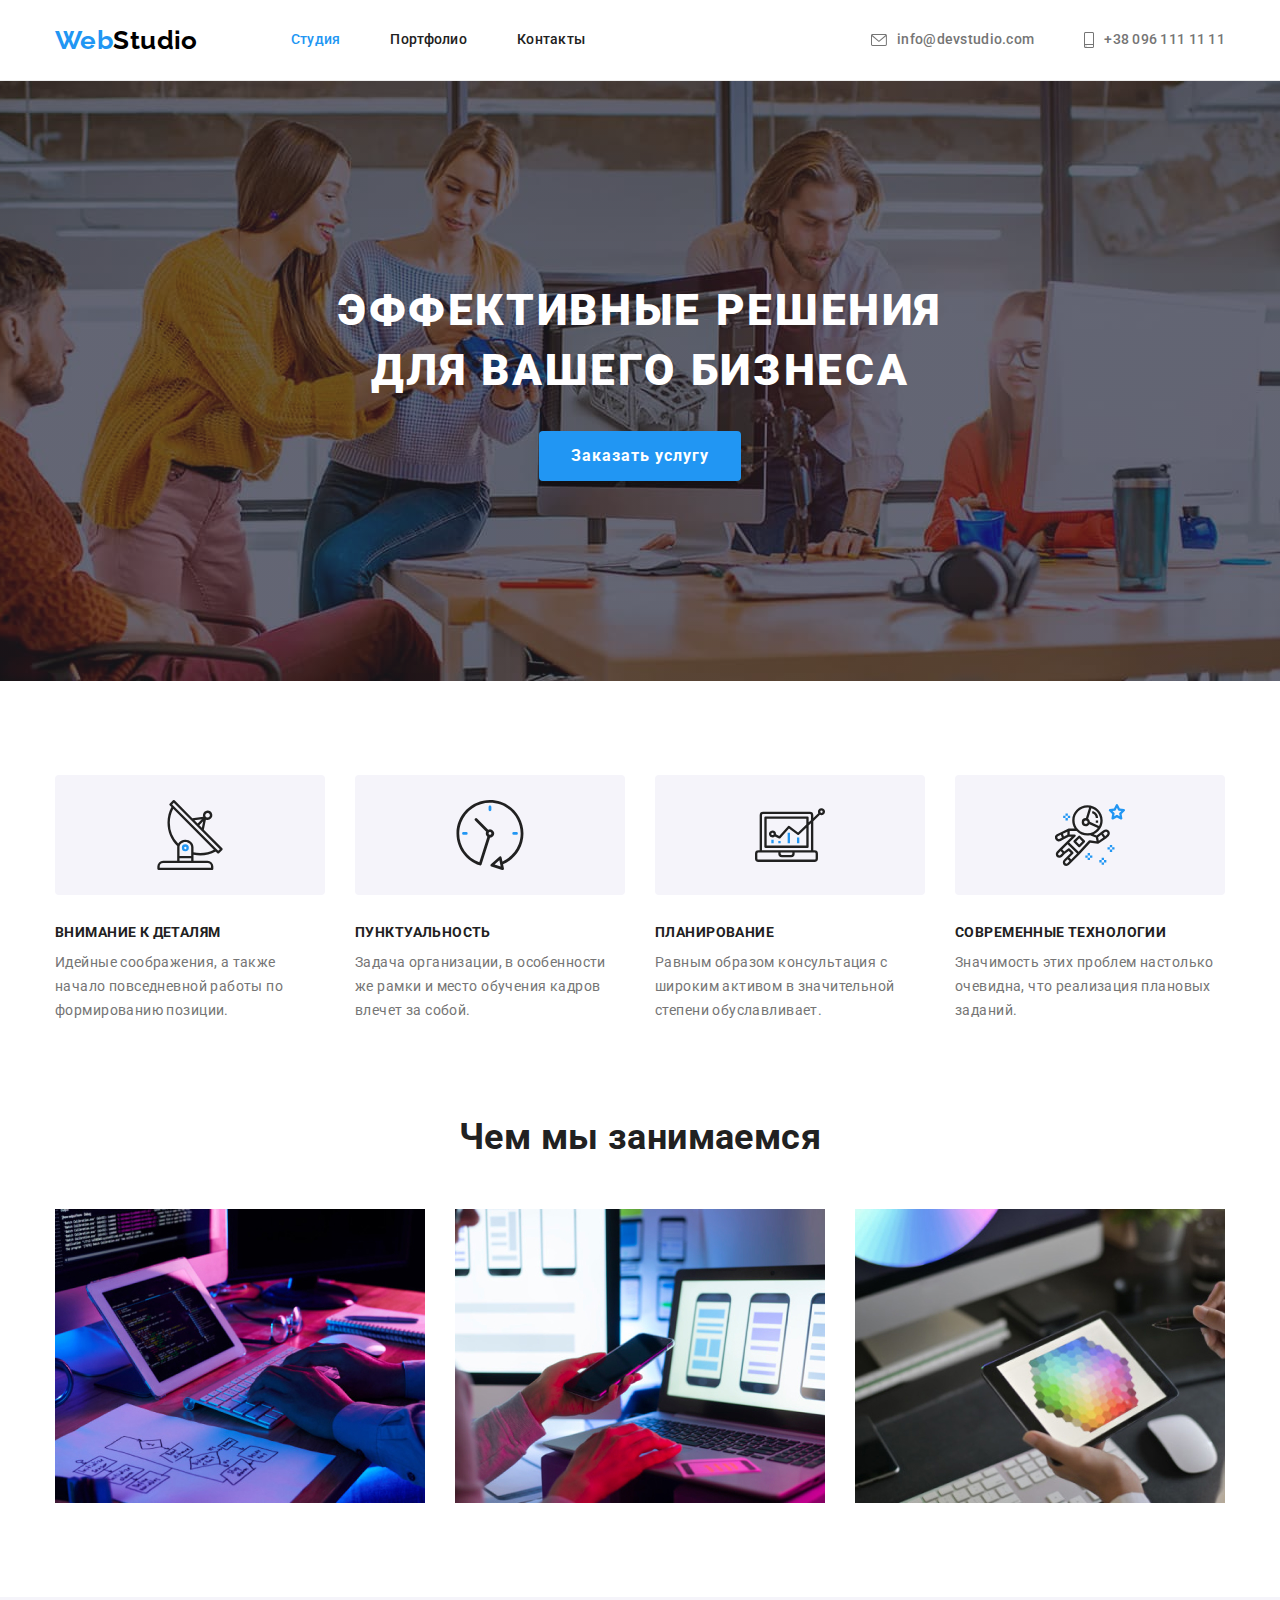
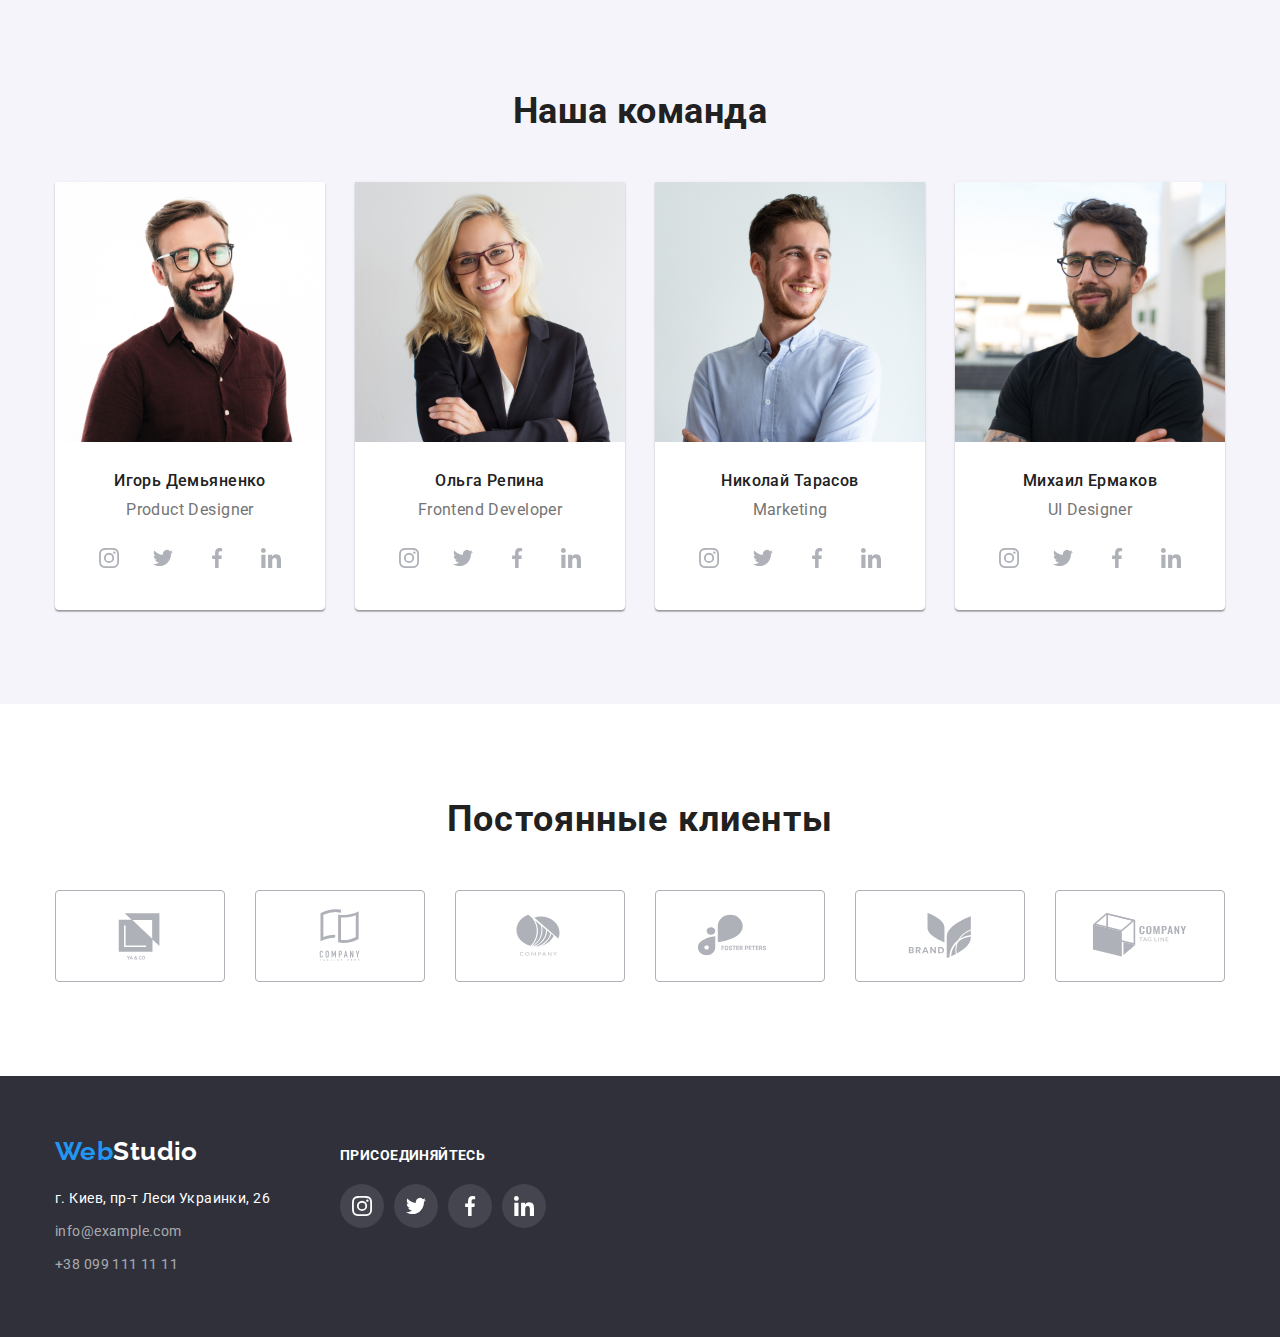
<file: index.html>
<!DOCTYPE html>
<html lang="ru">
  <head>
    <meta charset="UTF-8" />
    <meta http-equiv="X-UA-Compatible" content="IE=edge" />
    <meta name="viewport" content="width=device-width, initial-scale=1.0" />
    <title>Студия</title>
    <link
      href="https://fonts.googleapis.com/css2?family=Raleway:wght@700&family=Roboto:wght@400;500;700;900&display=swap"
      rel="stylesheet"
    />
    <link
      rel="stylesheet"
      href="https://cdnjs.cloudflare.com/ajax/libs/modern-normalize/1.1.0/modern-normalize.min.css"
      integrity="sha512-wpPYUAdjBVSE4KJnH1VR1HeZfpl1ub8YT/NKx4PuQ5NmX2tKuGu6U/JRp5y+Y8XG2tV+wKQpNHVUX03MfMFn9Q=="
      crossorigin="anonymous"
      referrerpolicy="no-referrer"
    />
    <link rel="stylesheet" href="./css/styles.css" />
  </head>
  <body>
    <header class="header">
      <div class="container main-nav">
        <nav class="main-nav">
          <a href="./index.html" lang="en" class="logo-header link"
            ><span class="accent">Web</span>Studio</a
          >
          <ul class="site-nav list">
            <li class="item"><a href="./index.html" class="link current">Студия</a></li>
            <li class="item"><a href="./portfolio.html" class="link">Портфолио</a></li>
            <li class="item"><a href="" class="link">Контакты</a></li>
          </ul>
        </nav>
        <ul class="auth-nav list">
          <li class="item">
            <a href="mailto:info@devstudio.com" class="link">
              <svg width="16" height="12" class="icon-header">
                <use href="./images/icons.svg#envelope"></use>
              </svg>
              info@devstudio.com</a
            >
          </li>
          <li class="item">
            <a href="tel:+380961111111" class="link">
              <svg width="10" height="16" class="icon-header">
                <use href="./images/icons.svg#smartphone"></use>
              </svg>
              +38 096 111 11 11</a
            >
          </li>
        </ul>
      </div>
    </header>
    <main>
      <section class="hero">
        <div class="container">
          <h1 class="hero-title">
            Эффективные решения <br />
            для вашего бизнеса
          </h1>
          <button type="button" class="hero-btn">Заказать услугу</button>
        </div>
      </section>
      <section class="features">
        <div class="container">
          <!-- В CSS скроем заголовок -->
          <h2 class="visually-hidden">Наши преимущества</h2>
          <ul class="features-list list">
            <li class="features-item">
              <div class="features-icon">
                <svg width="70" height="70">
                  <use href="./images/icons.svg#antenna"></use>
                </svg>
              </div>
              <h3 class="features-title">Внимание к деталям</h3>
              <p class="features-text">
                Идейные соображения, а также начало повседневной работы по формированию позиции.
              </p>
            </li>
            <li class="features-item">
              <div class="features-icon">
                <svg width="70" height="70">
                  <use href="./images/icons.svg#clock"></use>
                </svg>
              </div>
              <h3 class="features-title">Пунктуальность</h3>
              <p class="features-text">
                Задача организации, в особенности же рамки и место обучения кадров влечет за собой.
              </p>
            </li>
            <li class="features-item">
              <div class="features-icon">
                <svg width="70" height="70">
                  <use href="./images/icons.svg#diagram"></use>
                </svg>
              </div>
              <h3 class="features-title">Планирование</h3>
              <p class="features-text">
                Равным образом консультация с широким активом в значительной степени обуславливает.
              </p>
            </li>
            <li class="features-item">
              <div class="features-icon">
                <svg width="70" height="70">
                  <use href="./images/icons.svg#astronaut"></use>
                </svg>
              </div>
              <h3 class="features-title">Современные технологии</h3>
              <p class="features-text">
                Значимость этих проблем настолько очевидна, что реализация плановых заданий.
              </p>
            </li>
          </ul>
        </div>
      </section>
      <section class="activity">
        <div class="container">
          <h2 class="activity-title">Чем мы занимаемся</h2>
          <ul class="activity-list list">
            <li class="activity-item">
              <img src="./images/img1.jpg" alt="Написание кода" width="370" />
            </li>
            <li class="activity-item">
              <img src="./images/img2.jpg" alt="Проектирование интерфейса" width="370" />
            </li>
            <li class="activity-item">
              <img src="./images/img3.jpg" alt="Выбор цветовой палитры" width="370" />
            </li>
          </ul>
        </div>
      </section>
      <section class="team">
        <div class="container">
          <h2 class="team-title">Наша команда</h2>
          <ul class="team-list list">
            <li class="team-item">
              <img src="./images/avatar1.jpg" alt="Игорь" width="270" />
              <div class="team-description">
                <h3 class="team-name">Игорь Демьяненко</h3>
                <p class="team-position">Product Designer</p>
                <ul class="team-soc-list list">
                  <li class="team-soc-icon">
                    <a href="" class="team-soc-link"
                      ><svg class="icon-team" width="20" height="20" aria-label="Инстаграмм">
                        <use href="./images/icons.svg#instagram"></use></svg
                    ></a>
                  </li>
                  <li class="team-soc-icon">
                    <a href="" class="team-soc-link"
                      ><svg class="icon-team" width="20" height="20" aria-label="Твиттер">
                        <use href="./images/icons.svg#twitter"></use></svg
                    ></a>
                  </li>
                  <li class="team-soc-icon">
                    <a href="" class="team-soc-link"
                      ><svg class="icon-team" width="20" height="20" aria-label="Фейсбук">
                        <use href="./images/icons.svg#facebook"></use></svg
                    ></a>
                  </li>
                  <li class="team-soc-icon">
                    <a href="" class="team-soc-link"
                      ><svg class="icon-team" width="20" height="20" aria-label="Линкедын">
                        <use href="./images/icons.svg#linkedin"></use></svg
                    ></a>
                  </li>
                </ul>
              </div>
            </li>
            <li class="team-item">
              <img src="./images/avatar2.jpg" alt="Ольга" width="270" />
              <div class="team-description">
                <h3 class="team-name">Ольга Репина</h3>
                <p class="team-position">Frontend Developer</p>
                <ul class="team-soc-list list">
                  <li class="team-soc-icon">
                    <a href="" class="team-soc-link"
                      ><svg class="icon-team" width="20" height="20" aria-label="Инстаграмм">
                        <use href="./images/icons.svg#instagram"></use></svg
                    ></a>
                  </li>
                  <li class="team-soc-icon">
                    <a href="" class="team-soc-link"
                      ><svg class="icon-team" width="20" height="20" aria-label="Твиттер">
                        <use href="./images/icons.svg#twitter"></use></svg
                    ></a>
                  </li>
                  <li class="team-soc-icon">
                    <a href="" class="team-soc-link"
                      ><svg class="icon-team" width="20" height="20" aria-label="Фейсбук">
                        <use href="./images/icons.svg#facebook"></use></svg
                    ></a>
                  </li>
                  <li class="team-soc-icon">
                    <a href="" class="team-soc-link"
                      ><svg class="icon-team" width="20" height="20" aria-label="Линкедын">
                        <use href="./images/icons.svg#linkedin"></use></svg
                    ></a>
                  </li>
                </ul>
              </div>
            </li>
            <li class="team-item">
              <img src="./images/avatar3.jpg" alt="Николай" width="270" />
              <div class="team-description">
                <h3 class="team-name">Николай Тарасов</h3>
                <p class="team-position">Marketing</p>
                <ul class="team-soc-list list">
                  <li class="team-soc-icon">
                    <a href="" class="team-soc-link"
                      ><svg class="icon-team" width="20" height="20" aria-label="Инстаграмм">
                        <use href="./images/icons.svg#instagram"></use></svg
                    ></a>
                  </li>
                  <li class="team-soc-icon">
                    <a href="" class="team-soc-link"
                      ><svg class="icon-team" width="20" height="20" aria-label="Твиттер">
                        <use href="./images/icons.svg#twitter"></use></svg
                    ></a>
                  </li>
                  <li class="team-soc-icon">
                    <a href="" class="team-soc-link"
                      ><svg class="icon-team" width="20" height="20" aria-label="Фейсбук">
                        <use href="./images/icons.svg#facebook"></use></svg
                    ></a>
                  </li>
                  <li class="team-soc-icon">
                    <a href="" class="team-soc-link"
                      ><svg class="icon-team" width="20" height="20" aria-label="Линкедын">
                        <use href="./images/icons.svg#linkedin"></use></svg
                    ></a>
                  </li>
                </ul>
              </div>
            </li>
            <li class="team-item">
              <img src="./images/avatar4.jpg" alt="Михаил" width="270" />
              <div class="team-description">
                <h3 class="team-name">Михаил Ермаков</h3>
                <p class="team-position">UI Designer</p>
                <ul class="team-soc-list list">
                  <li class="team-soc-icon">
                    <a href="" class="team-soc-link"
                      ><svg class="icon-team" width="20" height="20" aria-label="Инстаграмм">
                        <use href="./images/icons.svg#instagram"></use></svg
                    ></a>
                  </li>
                  <li class="team-soc-icon">
                    <a href="" class="team-soc-link"
                      ><svg class="icon-team" width="20" height="20" aria-label="Твиттер">
                        <use href="./images/icons.svg#twitter"></use></svg
                    ></a>
                  </li>
                  <li class="team-soc-icon">
                    <a href="" class="team-soc-link"
                      ><svg class="icon-team" width="20" height="20" aria-label="Фейсбук">
                        <use href="./images/icons.svg#facebook"></use></svg
                    ></a>
                  </li>
                  <li class="team-soc-icon">
                    <a href="" class="team-soc-link"
                      ><svg class="icon-team" width="20" height="20" aria-label="Линкедын">
                        <use href="./images/icons.svg#linkedin"></use></svg
                    ></a>
                  </li>
                </ul>
              </div>
            </li>
          </ul>
        </div>
      </section>
      <section class="section-clients">
        <div class="container">
          <h2 class="clients-title">Постоянные клиенты</h2>
          <ul class="clients-list list">
            <li class="clients-list-icon">
              <a href="" class="clients-icon-link"
                ><svg class="icon-clients" width="106" height="60">
                  <use href="./images/icons.svg#logo1"></use></svg
              ></a>
            </li>
            <li class="clients-list-icon">
              <a href="" class="clients-icon-link"
                ><svg class="icon-clients" width="106" height="60">
                  <use href="./images/icons.svg#logo2"></use></svg
              ></a>
            </li>
            <li class="clients-list-icon">
              <a href="" class="clients-icon-link"
                ><svg class="icon-clients" width="106" height="60">
                  <use href="./images/icons.svg#logo3"></use></svg
              ></a>
            </li>
            <li class="clients-list-icon">
              <a href="" class="clients-icon-link"
                ><svg class="icon-clients" width="106" height="60">
                  <use href="./images/icons.svg#logo4"></use></svg
              ></a>
            </li>
            <li class="clients-list-icon">
              <a href="" class="clients-icon-link"
                ><svg class="icon-clients" width="106" height="60">
                  <use href="./images/icons.svg#logo5"></use></svg
              ></a>
            </li>
            <li class="clients-list-icon">
              <a href="" class="clients-icon-link"
                ><svg class="icon-clients" width="106" height="60">
                  <use href="./images/icons.svg#logo6"></use></svg
              ></a>
            </li>
          </ul>
        </div>
      </section>
    </main>
    <footer class="footer">
      <div class="container">
        <div class="block-address">
          <a href="./index.html" lang="en" class="logo-footer link"
            ><span class="inversion">Web</span>Studio</a
          >
          <address>
            <ul class="list">
              <li class="list-item">
                <a
                  href="https://goo.gl/maps/A3jN7ZT46rbYVK1a7"
                  target="_blank"
                  rel="noopener nofollow noreferrer"
                  class="maps link"
                  >г. Киев, пр-т Леси Украинки, 26</a
                >
              </li>
              <li class="list-item">
                <a href="mailto:info@example.com" class="link-footer link">info@example.com</a>
              </li>
              <li class="list-item">
                <a href="tel:+380991111111" class="link-footer link">+38 099 111 11 11</a>
              </li>
            </ul>
          </address>
        </div>
        <div class="block-join">
          <p class="join-text">присоединяйтесь</p>
          <ul class="footer-soc-list list">
            <li class="footer-soc-icon">
              <a href="" class="footer-soc-link">
                <svg class="icon-footer" width="20" height="20" aria-label="Инстаграм">
                  <use href="./images/icons.svg#instagram"></use>
                </svg>
              </a>
            </li>
            <li class="footer-soc-icon">
              <a href="" class="footer-soc-link">
                <svg class="icon-footer" width="20" height="20" aria-label="Твиттер">
                  <use href="./images/icons.svg#twitter"></use>
                </svg>
              </a>
            </li>
            <li class="footer-soc-icon">
              <a href="" class="footer-soc-link">
                <svg class="icon-footer" width="20" height="20" aria-label="Фейсбук">
                  <use href="./images/icons.svg#facebook"></use>
                </svg>
              </a>
            </li>
            <li class="footer-soc-icon">
              <a href="" class="footer-soc-link">
                <svg class="icon-footer" width="20" height="20" aria-label="Линкедын">
                  <use href="./images/icons.svg#linkedin"></use>
                </svg>
              </a>
            </li>
          </ul>
        </div>
      </div>
    </footer>
  </body>
</html>
</file>
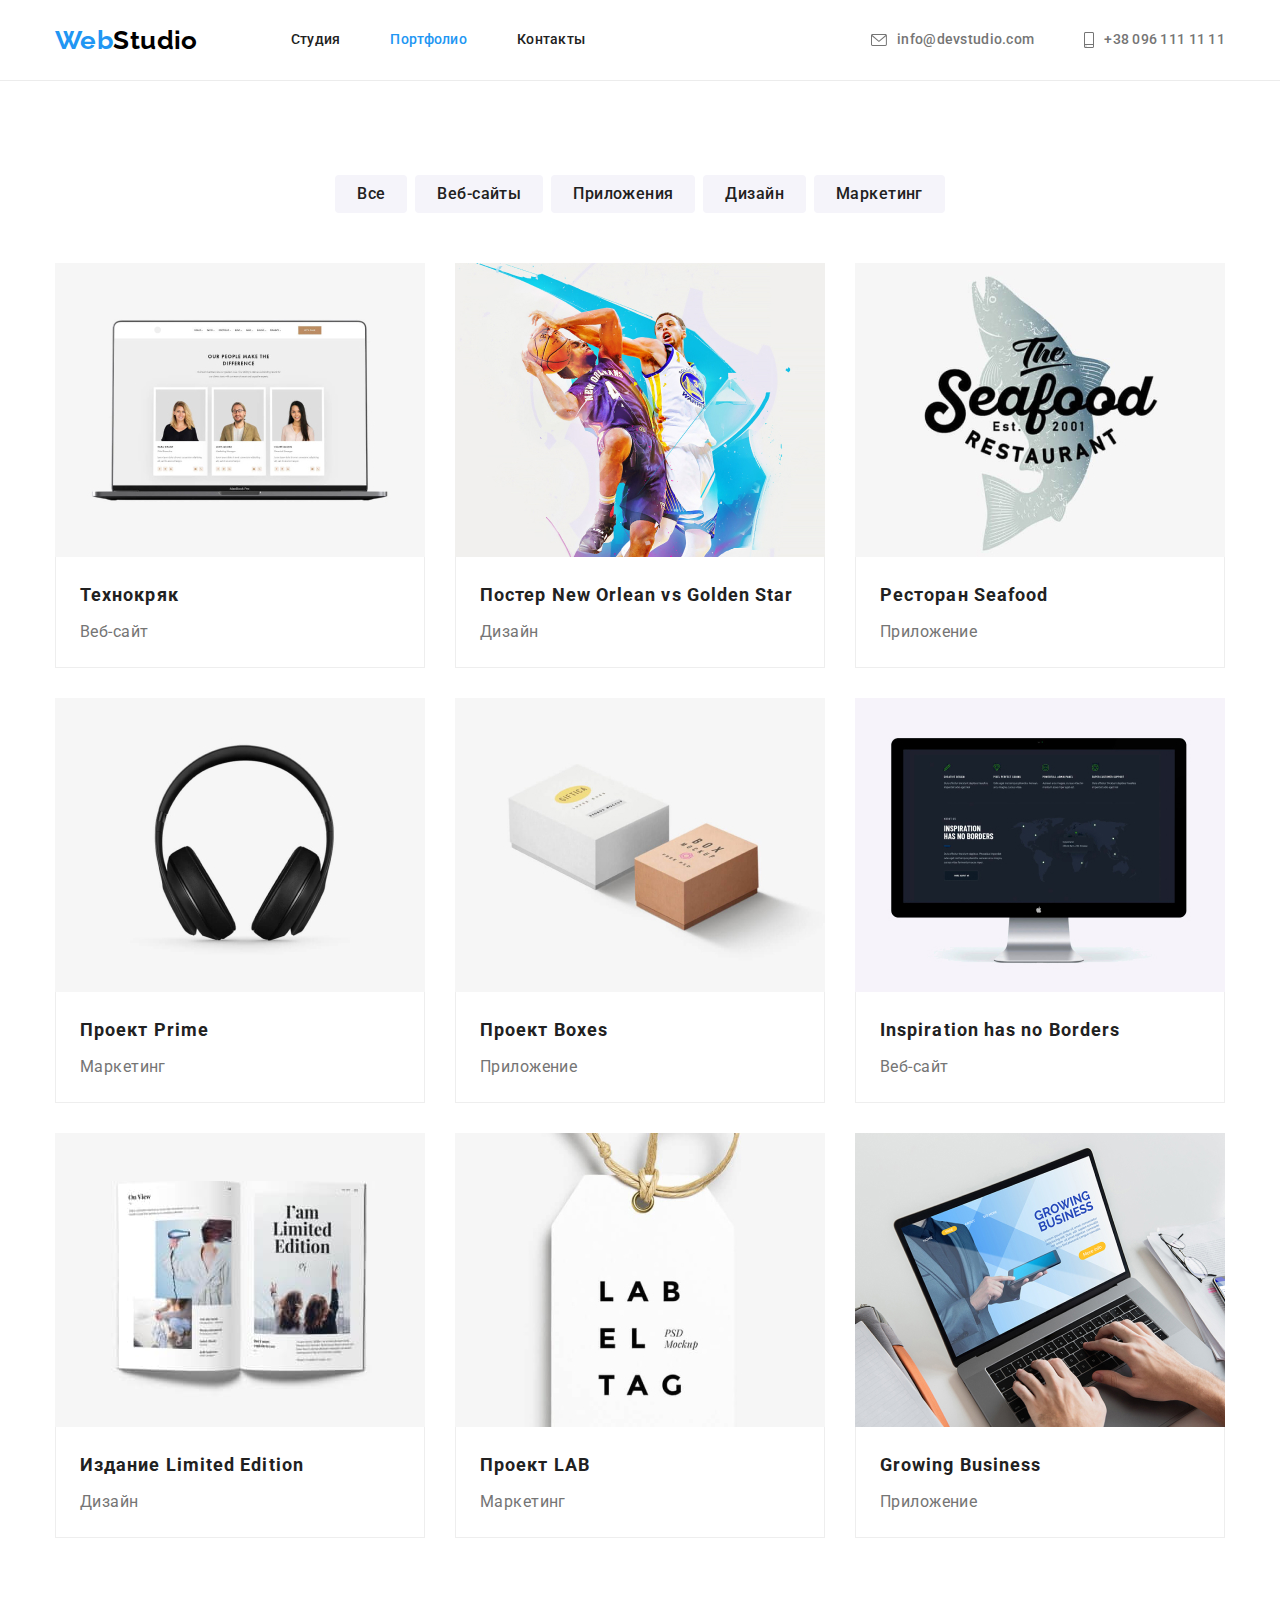
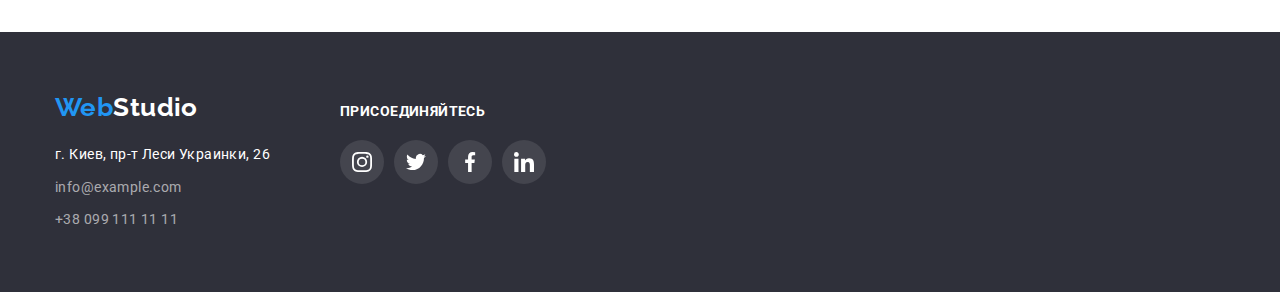
<file: portfolio.html>
<!DOCTYPE html>
<html lang="ru">
  <head>
    <meta charset="UTF-8" />
    <meta http-equiv="X-UA-Compatible" content="IE=edge" />
    <meta name="viewport" content="width=device-width, initial-scale=1.0" />
    <title>Портфолио</title>
    <link
      href="https://fonts.googleapis.com/css2?family=Raleway:wght@700&family=Roboto:wght@400;500;700;900&display=swap"
      rel="stylesheet"
    />
    <link
      rel="stylesheet"
      href="https://cdnjs.cloudflare.com/ajax/libs/modern-normalize/1.1.0/modern-normalize.min.css"
      integrity="sha512-wpPYUAdjBVSE4KJnH1VR1HeZfpl1ub8YT/NKx4PuQ5NmX2tKuGu6U/JRp5y+Y8XG2tV+wKQpNHVUX03MfMFn9Q=="
      crossorigin="anonymous"
      referrerpolicy="no-referrer"
    />
    <link rel="stylesheet" href="./css/styles.css" />
  </head>
  <body>
    <header class="header">
      <div class="container main-nav">
        <nav class="main-nav">
          <a href="./index.html" lang="en" class="logo-header link"
            ><span class="accent">Web</span>Studio</a
          >
          <ul class="site-nav list">
            <li class="item"><a href="./index.html" class="link">Студия</a></li>
            <li class="item"><a href="./portfolio.html" class="link current">Портфолио</a></li>
            <li class="item"><a href="" class="link">Контакты</a></li>
          </ul>
        </nav>
        <ul class="auth-nav list">
          <li class="item">
            <a href="mailto:info@devstudio.com" class="link">
              <svg width="16" height="12" class="icon-header">
                <use href="./images/icons.svg#envelope"></use>
              </svg>
              info@devstudio.com</a
            >
          </li>
          <li class="item">
            <a href="tel:+380961111111" class="link">
              <svg width="10" height="16" class="icon-header">
                <use href="./images/icons.svg#smartphone"></use>
              </svg>
              +38 096 111 11 11</a
            >
          </li>
        </ul>
      </div>
    </header>
    <main>
      <section class="portfolio">
        <div class="container">
          <!-- В CSS скроем заголовок -->
          <h1 class="visually-hidden">Наши работы</h1>
          <ul class="btn-list list">
            <li class="btn-item"><button type="button" class="filter-btn">Все</button></li>
            <li class="btn-item"><button type="button" class="filter-btn">Веб-сайты</button></li>
            <li class="btn-item"><button type="button" class="filter-btn">Приложения</button></li>
            <li class="btn-item"><button type="button" class="filter-btn">Дизайн</button></li>
            <li class="btn-item"><button type="button" class="filter-btn">Маркетинг</button></li>
          </ul>
          <ul class="portfolio-list list">
            <li class="portfolio-item">
              <a href="" class="portfolio-shadow link">
                <img src="./images/picture1.jpg" alt="Технокряк" width="370" />
                <div class="portfolio-description">
                  <h2 class="portfolio-title">Технокряк</h2>
                  <p class="portfolio-text">Веб-сайт</p>
                </div>
              </a>
            </li>
            <li class="portfolio-item">
              <a href="" class="portfolio-shadow link">
                <img
                  src="./images/picture2.jpg"
                  alt="Постер New Orlean vs Golden Star"
                  width="370"
                />
                <div class="portfolio-description">
                  <h2 class="portfolio-title">Постер New Orlean vs Golden Star</h2>
                  <p class="portfolio-text">Дизайн</p>
                </div>
              </a>
            </li>
            <li class="portfolio-item">
              <a href="" class="portfolio-shadow link">
                <img src="./images/picture3.jpg" alt="Ресторан Seafood" width="370" />
                <div class="portfolio-description">
                  <h2 class="portfolio-title">Ресторан Seafood</h2>
                  <p class="portfolio-text">Приложение</p>
                </div>
              </a>
            </li>
            <li class="portfolio-item">
              <a href="" class="portfolio-shadow link">
                <img src="./images/picture4.jpg" alt="Проект Prime" width="370" />
                <div class="portfolio-description">
                  <h2 class="portfolio-title">Проект Prime</h2>
                  <p class="portfolio-text">Маркетинг</p>
                </div>
              </a>
            </li>
            <li class="portfolio-item">
              <a href="" class="portfolio-shadow link">
                <img src="./images/picture5.jpg" alt="Проект Boxes" width="370" />
                <div class="portfolio-description">
                  <h2 class="portfolio-title">Проект Boxes</h2>
                  <p class="portfolio-text">Приложение</p>
                </div>
              </a>
            </li>
            <li class="portfolio-item">
              <a href="" class="portfolio-shadow link">
                <img src="./images/picture6.jpg" alt="Inspiration has no Borders" width="370" />
                <div class="portfolio-description">
                  <h2 class="portfolio-title">Inspiration has no Borders</h2>
                  <p class="portfolio-text">Веб-сайт</p>
                </div>
              </a>
            </li>
            <li class="portfolio-item">
              <a href="" class="portfolio-shadow link">
                <img src="./images/picture7.jpg" alt="Издание Limited Edition" width="370" />
                <div class="portfolio-description">
                  <h2 class="portfolio-title">Издание Limited Edition</h2>
                  <p class="portfolio-text">Дизайн</p>
                </div>
              </a>
            </li>
            <li class="portfolio-item">
              <a href="" class="portfolio-shadow link">
                <img src="./images/picture8.jpg" alt="Проект LAB" width="370" />
                <div class="portfolio-description">
                  <h2 class="portfolio-title">Проект LAB</h2>
                  <p class="portfolio-text">Маркетинг</p>
                </div>
              </a>
            </li>
            <li class="portfolio-item">
              <a href="" class="portfolio-shadow link">
                <img src="./images/picture9.jpg" alt="Growing Business" width="370" />
                <div class="portfolio-description">
                  <h2 class="portfolio-title">Growing Business</h2>
                  <p class="portfolio-text">Приложение</p>
                </div>
              </a>
            </li>
          </ul>
        </div>
      </section>
    </main>
    <footer class="footer">
      <div class="container">
        <div class="block-address">
          <a href="./index.html" lang="en" class="logo-footer link"
            ><span class="inversion">Web</span>Studio</a
          >
          <address>
            <ul class="list">
              <li class="list-item">
                <a
                  href="https://goo.gl/maps/A3jN7ZT46rbYVK1a7"
                  target="_blank"
                  rel="noopener nofollow noreferrer"
                  class="maps link"
                  >г. Киев, пр-т Леси Украинки, 26</a
                >
              </li>
              <li class="list-item">
                <a href="mailto:info@example.com" class="link-footer link">info@example.com</a>
              </li>
              <li class="list-item">
                <a href="tel:+380991111111" class="link-footer link">+38 099 111 11 11</a>
              </li>
            </ul>
          </address>
        </div>
        <div class="block-join">
          <p class="join-text">присоединяйтесь</p>
          <ul class="footer-soc-list list">
            <li class="footer-soc-icon">
              <a href="" class="footer-soc-link">
                <svg class="icon-footer" width="20" height="20" aria-label="Инстаграм">
                  <use href="./images/icons.svg#instagram"></use>
                </svg>
              </a>
            </li>
            <li class="footer-soc-icon">
              <a href="" class="footer-soc-link">
                <svg class="icon-footer" width="20" height="20" aria-label="Твиттер">
                  <use href="./images/icons.svg#twitter"></use>
                </svg>
              </a>
            </li>
            <li class="footer-soc-icon">
              <a href="" class="footer-soc-link">
                <svg class="icon-footer" width="20" height="20" aria-label="Фейсбук">
                  <use href="./images/icons.svg#facebook"></use>
                </svg>
              </a>
            </li>
            <li class="footer-soc-icon">
              <a href="" class="footer-soc-link">
                <svg class="icon-footer" width="20" height="20" aria-label="Линкедын">
                  <use href="./images/icons.svg#linkedin"></use>
                </svg>
              </a>
            </li>
          </ul>
        </div>
      </div>
    </footer>
  </body>
</html>
</file>
<file: css/styles.css>
:root {
  --primary-text-color: #757575;
  --secondary-text-color: #212121;
  --bg-color: #ffffff;
  --secondary-bg-color: #2f303a;
  --accent: #2196f3;
  --black: #000000;
  --list-address: rgba(255, 255, 255, 0.6);
  --hover-btn: #188ce8;
  --filter-btn: #f5f4fa;
  --icon-color: #afb1b8;
}
/* глобальный border-box */
html {
  box-sizing: border-box;
}
*,
*::before,
*::after {
  box-sizing: inherit;
}
body {
  margin: 0;
  background-color: var(--bg-color);
  color: var(--primary-text-color);
  font-family: Roboto, sans-serif;
  font-size: 14px;
  letter-spacing: 0.03em;
}
/* глобальный сброс стилей по селектору тега */
p,
h1,
h2,
h3 {
  margin-top: 0;
  margin-bottom: 0;
}
img {
  display: block;
  max-width: 100%;
  height: auto;
}
/* «container» оборачивает контент хедера,
 футера и секций, то есть находится внутри них */
.container {
  width: 1200px;
  margin-left: auto;
  margin-right: auto;
  padding-left: 15px;
  padding-right: 15px;
}
/* visually-hidden */
.visually-hidden {
  position: absolute;
  width: 1px;
  height: 1px;
  margin: -1px;
  border: 0;
  padding: 0;
  white-space: nowrap;
  clip-path: inset(100%);
  clip: rect(0 0 0 0);
  overflow: hidden;
}
/* list-style hidden */
.list {
  margin-top: 0;
  margin-bottom: 0;
  padding-left: 0;
  list-style: none;
}
/* text-decoration hidden */
.link {
  text-decoration: none;
}
/* header */
.header {
  border-bottom: 1px solid #ececec;
}
/* logo */
.logo-header {
  color: var(--black);

  font-family: Raleway;
  font-weight: 700;
  font-size: 26px;
  line-height: 1.19;
}
.accent {
  color: var(--accent);
}
/* site-nav */
.site-nav {
  display: flex;
  margin-left: 93px;
}
.site-nav .item:not(:last-child) {
  margin-right: 50px;
}
.site-nav .link {
  display: flex;
  align-items: center;
  padding-top: 32px;
  padding-bottom: 32px;

  color: var(--secondary-text-color);

  font-weight: 500;
  line-height: 1.14;
  letter-spacing: 0.02em;
}
.site-nav .link:hover,
.site-nav .link:focus {
  color: var(--accent);
}
.site-nav .current {
  color: var(--accent);
}
.main-nav {
  display: flex;
  align-items: center;
}
/* auth-nav */
.auth-nav {
  display: flex;
  margin-left: auto;
}
.auth-nav .item:not(:last-child) {
  margin-right: 50px;
}
.auth-nav .link {
  display: flex;
  align-items: center;
  padding-top: 32px;
  padding-bottom: 32px;

  color: var(--primary-text-color);

  font-weight: 500;
  line-height: 1.14;
  letter-spacing: 0.02em;
}
.auth-nav .link:hover,
.auth-nav .link:focus {
  color: var(--accent);
}
.icon-header {
  margin-right: 10px;

  fill: currentColor;
}
/* hero */
.hero {
  margin-left: auto;
  margin-right: auto;
  padding-top: 200px;
  padding-bottom: 200px;

  background-color: var(--secondary-bg-color);
  background-image: linear-gradient(to right, rgba(47, 48, 58, 0.4), rgba(47, 48, 58, 0.4)),
    url(../images/background.jpg);
  /* container 1200px, максимальная ширина холста
  1600px, меньше, но не больше чем */
  max-width: 1600px;
  height: 600px;
  background-size: cover;
  background-repeat: no-repeat;
  background-position: center;

  text-align: center;
}
.hero-title {
  margin-bottom: 30px;

  color: var(--bg-color);

  font-weight: 900;
  font-size: 44px;
  line-height: 1.36;
  letter-spacing: 0.06em;
  text-transform: uppercase;
}
.hero-btn {
  padding-top: 10px;
  padding-right: 32px;
  padding-bottom: 10px;
  padding-left: 32px;

  background-color: var(--accent);
  color: var(--bg-color);
  box-shadow: 0px 4px 4px rgba(0, 0, 0, 0.15);

  border-radius: 4px;

  font-family: inherit;
  font-weight: 700;
  font-size: 16px;
  line-height: 1.88;
  letter-spacing: 0.06em;
  border-radius: 4px;
  border: transparent;
  cursor: pointer;
}
.hero-btn:hover,
.hero-btn:focus {
  background-color: var(--hover-btn);
  color: var(--bg-color);
}
/* features */
.features {
  padding-top: 94px;
  padding-bottom: 94px;
}
.features-title {
  margin-bottom: 10px;

  color: var(--secondary-text-color);

  font-size: 14px;
  font-weight: 700;
  line-height: 1.14;
  text-transform: uppercase;
}
.features-text {
  line-height: 1.71;
}
.features-list {
  display: flex;
}
.features-item {
  width: 270px;
}
.features-item:not(:last-child) {
  margin-right: 30px;
}
.features-icon {
  display: flex;
  justify-content: center;
  align-items: center;
  margin-bottom: 30px;

  background-color: var(--filter-btn);

  width: 270px;
  height: 120px;
  border-radius: 4px;
}
/* activity */
.activity {
  padding-bottom: 94px;
}
.activity-title {
  margin-bottom: 50px;

  color: var(--secondary-text-color);

  font-weight: 700;
  font-size: 36px;
  line-height: 1.16;
  text-align: center;
}
.activity-list {
  display: flex;
}
.activity-item:not(:last-child) {
  margin-right: 30px;
}
/* team */
.team {
  padding-top: 94px;
  padding-bottom: 94px;

  background-color: var(--filter-btn);
}
.team-title {
  margin-bottom: 50px;

  color: var(--secondary-text-color);

  font-weight: 700;
  font-size: 36px;
  line-height: 1.16;
  text-align: center;
}
.team-name {
  margin-bottom: 10px;

  color: var(--secondary-text-color);

  font-weight: 500;
  font-size: 16px;
  line-height: 1.18;
}
.team-position {
  line-height: 1.18;
  font-size: 16px;

  margin-bottom: 16px;
}
.team-description {
  padding-top: 30px;
  padding-bottom: 30px;

  width: 270px;
  text-align: center;
}
.team-list {
  display: flex;
}
.team-item:not(:last-child) {
  margin-right: 30px;
}
.team-item {
  background-color: var(--bg-color);
  box-shadow: 0px 1px 3px rgba(0, 0, 0, 0.12), 0px 1px 1px rgba(0, 0, 0, 0.14),
    0px 2px 1px rgba(0, 0, 0, 0.2);

  border-radius: 0px 0px 4px 4px;
}
.team-soc-list {
  display: flex;
  justify-content: center;
}
.team-soc-icon:not(:last-child) {
  margin-right: 10px;
}
.team-soc-link {
  display: flex;
  align-items: center;
  justify-content: center;

  color: var(--icon-color);
  background-color: var(--bg-color);

  width: 44px;
  height: 44px;
  border-radius: 50%;
}
.icon-team {
  fill: currentColor;
}
.team-soc-link:hover,
.team-soc-link:focus {
  color: var(--bg-color);
  background-color: var(--accent);
}
/* clients */
.section-clients {
  padding-top: 94px;
  padding-bottom: 94px;
}
.clients-title {
  margin-bottom: 50px;

  color: var(--secondary-text-color);

  font-size: 36px;
  line-height: 1.17;
  letter-spacing: 0.03em;
  text-align: center;
}
.clients-list {
  display: flex;
  justify-content: center;
}
.clients-list-icon:not(:last-child) {
  margin-right: 30px;
}
.clients-icon-link {
  display: flex;
  align-items: center;
  justify-content: center;

  color: var(--icon-color);

  width: 170px;
  height: 92px;
  border: 1px solid #afb1b8;
  border-radius: 4px;
}
.icon-clients {
  fill: currentColor;
}
.clients-icon-link:hover,
.clients-icon-link:focus {
  border-color: var(--accent);
  color: var(--accent);
}
/* footer */
.footer {
  padding-top: 60px;
  padding-bottom: 60px;

  background-color: var(--secondary-bg-color);
}
.footer > .container {
  display: flex;
  align-items: baseline;
}
.logo-footer {
  display: inline-block;
  margin-bottom: 20px;

  color: var(--bg-color);

  font-family: 'Raleway';
  font-weight: 700;
  font-size: 26px;
  line-height: 1.19;
}
.inversion {
  color: var(--accent);
}
.maps {
  color: var(--bg-color);

  line-height: 1.71;
  font-style: normal;
}
.maps:hover,
.maps:focus {
  color: var(--accent);
}
.link-footer {
  color: var(--list-address);

  line-height: 1.71;
  font-style: normal;
}
.link-footer:hover,
.link-footer:focus {
  color: var(--accent);
}
.list-item:not(:last-child) {
  margin-bottom: 9px;
}
/* join */
.block-join {
  margin-left: 70px;
}
.join-text {
  margin-bottom: 20px;

  color: var(--bg-color);

  font-weight: 700;
  font-size: 14px;
  line-height: 1.14;
  letter-spacing: 0.03em;
  text-transform: uppercase;
}
.footer-soc-list {
  display: flex;
  justify-content: center;
}
.footer-soc-icon:not(:last-child) {
  margin-right: 10px;
}
.footer-soc-link {
  display: flex;
  align-items: center;
  justify-content: center;

  color: var(--bg-color);
  background-color: rgba(255, 255, 255, 0.1);

  width: 44px;
  height: 44px;
  border-radius: 50%;
}
.icon-footer {
  fill: currentColor;
}
.footer-soc-link:hover,
.footer-soc-link:focus {
  background-color: var(--accent);
}
/* Portfolio */
.portfolio {
  padding-top: 94px;
  padding-bottom: 94px;
}
.filter-btn {
  padding-top: 6px;
  padding-right: 22px;
  padding-bottom: 6px;
  padding-left: 22px;

  background-color: var(--filter-btn);
  color: var(--secondary-text-color);

  font-family: inherit;
  font-weight: 500;
  font-size: 16px;
  line-height: 1.62;
  letter-spacing: inherit;
  border-radius: 4px;
  border: transparent;
  cursor: pointer;
}
.filter-btn:hover,
.filter-btn:focus {
  background-color: var(--accent);
  color: var(--bg-color);
  box-shadow: 0px 3px 1px rgba(0, 0, 0, 0.1), 0px 1px 2px rgba(0, 0, 0, 0.08),
    0px 2px 2px rgba(0, 0, 0, 0.12);
}
.btn-list {
  display: flex;
  justify-content: center;
  margin-bottom: 50px;
}
.btn-item:not(:last-child) {
  margin-right: 8px;
}
.portfolio-list {
  display: flex;
  flex-wrap: wrap;
}
.portfolio-item {
  margin-right: 30px;
  margin-bottom: 30px;

  width: 370px;
}
.portfolio-item:nth-child(3n) {
  margin-right: 0;
}
.portfolio-item:nth-last-child(-n + 3) {
  margin-bottom: 0;
}
.portfolio-title {
  margin-bottom: 4px;

  color: var(--secondary-text-color);

  font-weight: 700;
  font-size: 18px;
  line-height: 2;
  letter-spacing: 0.06em;
}
.portfolio-text {
  color: var(--primary-text-color);

  line-height: 1.87;
  font-size: 16px;
}
.portfolio-description {
  padding-top: 20px;
  padding-right: 24px;
  padding-bottom: 20px;
  padding-left: 24px;

  border: 1px solid #eeeeee;
  border-top: none;
}
.portfolio-shadow {
  display: block;
}
.portfolio-shadow:hover,
.portfolio-shadow:focus {
  box-shadow: 0px 1px 1px rgba(0, 0, 0, 0.12), 0px 4px 4px rgba(0, 0, 0, 0.06),
    1px 4px 6px rgba(0, 0, 0, 0.16);
}
</file>
